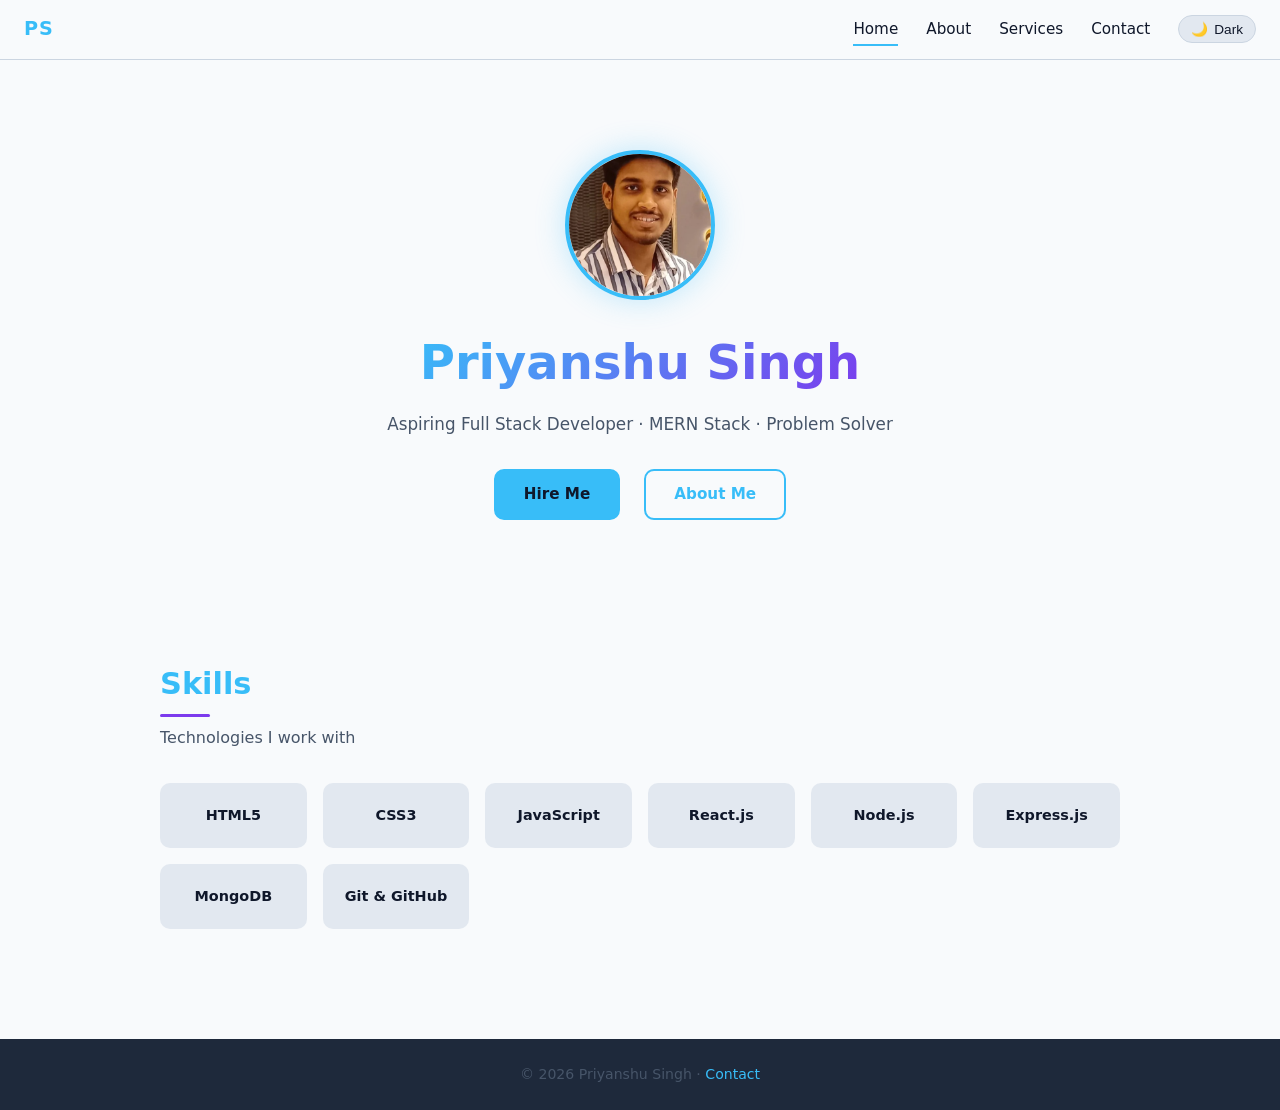
<file: index.html>
<!DOCTYPE html>
<html lang="en" data-theme="dark">
<head>
  <meta charset="UTF-8">
  <meta name="viewport" content="width=device-width, initial-scale=1.0">
  <meta name="description" content="Priyanshu Singh – Aspiring Full Stack Developer portfolio.">
  <title>Priyanshu Singh | Portfolio</title>
  <link rel="stylesheet" href="css/main.css">
  <link rel="stylesheet" href="css/layout.css">
  <link rel="stylesheet" href="css/animations.css">
</head>
<body>

<header class="header">
  <span class="header__logo">PS</span>
  <button class="hamburger" id="hamburger" aria-label="Toggle menu">
    <span class="hamburger__bar"></span>
    <span class="hamburger__bar"></span>
    <span class="hamburger__bar"></span>
  </button>
  <nav class="nav" id="nav">
    <a href="index.html"    class="nav__link">Home</a>
    <a href="about.html"    class="nav__link">About</a>
    <a href="services.html" class="nav__link">Services</a>
    <a href="contact.html"  class="nav__link">Contact</a>
    <button class="theme-toggle" id="theme-toggle" aria-label="Toggle theme">
      <span class="theme-toggle__icon">☀️</span>
      <span class="theme-toggle__label">Light</span>
    </button>
  </nav>
</header>

<main>
  <section class="hero">
    <img src="images/priyanshu.jpeg" alt="Priyanshu Singh" class="hero__img" loading="eager">
    <h1 class="hero__name">Priyanshu Singh</h1>
    <p class="hero__tagline">Aspiring Full Stack Developer · MERN Stack · Problem Solver</p>
    <div class="hero__cta">
      <a href="contact.html" class="btn">Hire Me</a>
      <a href="about.html"   class="btn btn--outline">About Me</a>
    </div>
  </section>

  <section class="section">
    <h2 class="section__title">Skills</h2>
    <p class="section__subtitle">Technologies I work with</p>
    <div class="skills-grid">
      <div class="skill-card reveal">HTML5</div>
      <div class="skill-card reveal">CSS3</div>
      <div class="skill-card reveal">JavaScript</div>
      <div class="skill-card reveal">React.js</div>
      <div class="skill-card reveal">Node.js</div>
      <div class="skill-card reveal">Express.js</div>
      <div class="skill-card reveal">MongoDB</div>
      <div class="skill-card reveal">Git & GitHub</div>
    </div>
  </section>
</main>

<footer class="footer">
  <p>© 2026 Priyanshu Singh · <a href="contact.html">Contact</a></p>
</footer>

<script src="js/theme-switcher.js"></script>
<script src="js/main.js"></script>
</body>
</html>
</file>
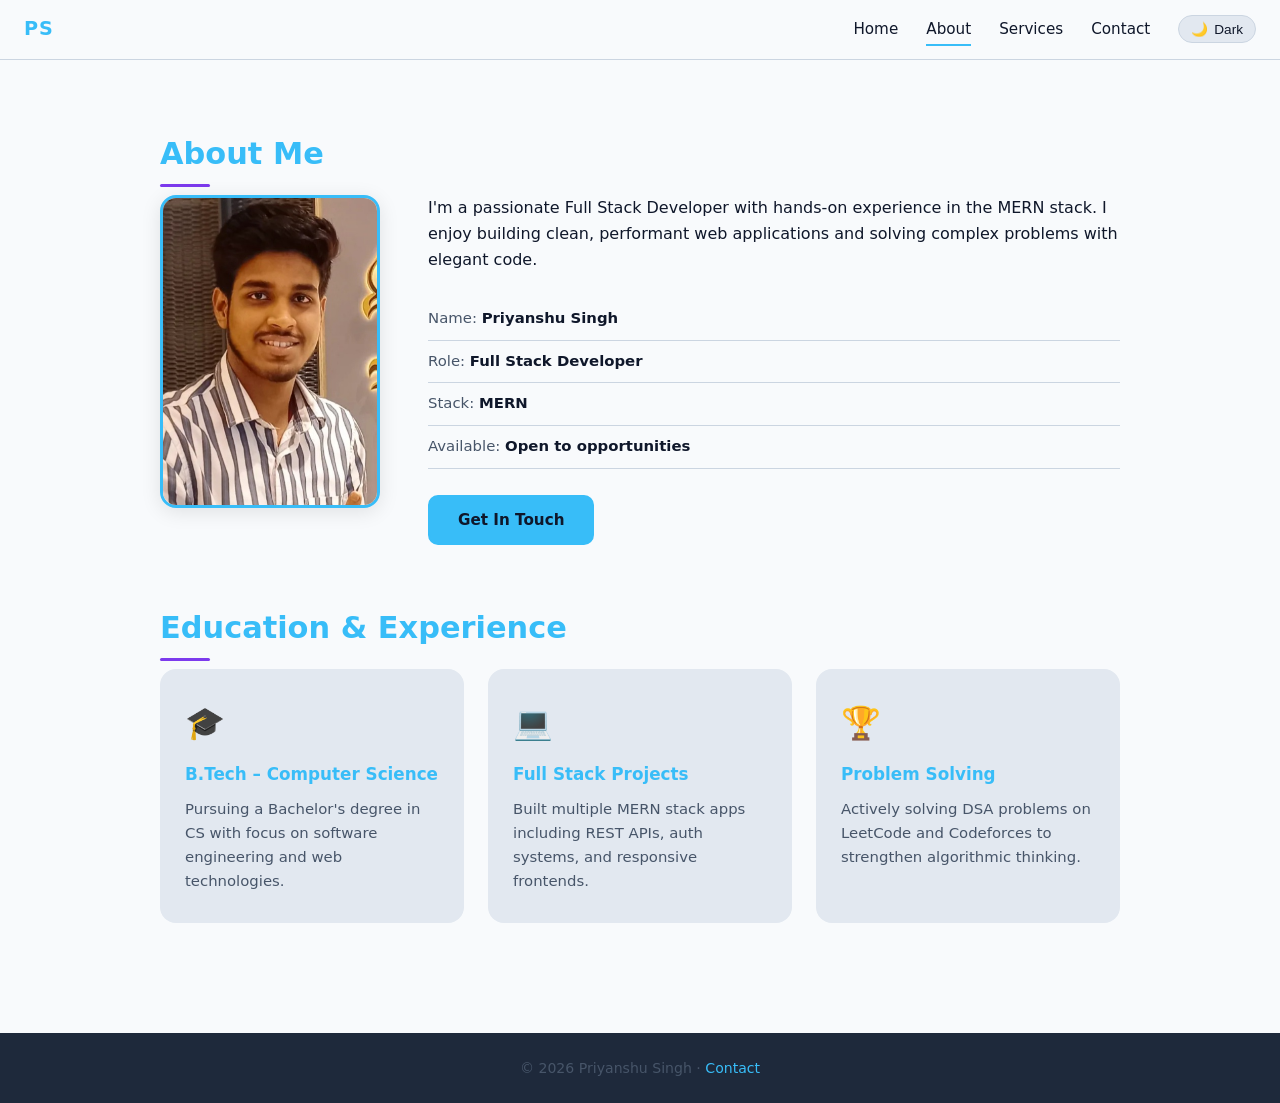
<file: about.html>
<!DOCTYPE html>
<html lang="en" data-theme="dark">
<head>
  <meta charset="UTF-8">
  <meta name="viewport" content="width=device-width, initial-scale=1.0">
  <meta name="description" content="About Priyanshu Singh – Full Stack Developer.">
  <title>About | Priyanshu Singh</title>
  <link rel="stylesheet" href="css/main.css">
  <link rel="stylesheet" href="css/layout.css">
  <link rel="stylesheet" href="css/animations.css">
</head>
<body>

<header class="header">
  <span class="header__logo">PS</span>
  <button class="hamburger" id="hamburger" aria-label="Toggle menu">
    <span class="hamburger__bar"></span>
    <span class="hamburger__bar"></span>
    <span class="hamburger__bar"></span>
  </button>
  <nav class="nav" id="nav">
    <a href="index.html"    class="nav__link">Home</a>
    <a href="about.html"    class="nav__link">About</a>
    <a href="services.html" class="nav__link">Services</a>
    <a href="contact.html"  class="nav__link">Contact</a>
    <button class="theme-toggle" id="theme-toggle" aria-label="Toggle theme">
      <span class="theme-toggle__icon">☀️</span>
      <span class="theme-toggle__label">Light</span>
    </button>
  </nav>
</header>

<main class="section">
  <h2 class="section__title">About Me</h2>

  <div class="about-layout reveal">
    <div>
      <img src="images/priyanshu.jpeg" alt="Priyanshu Singh" class="about-layout__img" loading="lazy">
    </div>
    <div>
      <p>I'm a passionate Full Stack Developer with hands-on experience in the MERN stack.
         I enjoy building clean, performant web applications and solving complex problems
         with elegant code.</p>
      <br>
      <ul class="info-list">
        <li class="info-list__item">Name: <span class="info-list__value">Priyanshu Singh</span></li>
        <li class="info-list__item">Role: <span class="info-list__value">Full Stack Developer</span></li>
        <li class="info-list__item">Stack: <span class="info-list__value">MERN</span></li>
        <li class="info-list__item">Available: <span class="info-list__value">Open to opportunities</span></li>
      </ul>
      <br>
      <a href="contact.html" class="btn">Get In Touch</a>
    </div>
  </div>

  <br><br>
  <h2 class="section__title">Education & Experience</h2>
  <br>
  <div class="cards-grid">
    <div class="card reveal">
      <div class="card__icon">🎓</div>
      <h3 class="card__title">B.Tech – Computer Science</h3>
      <p class="card__body">Pursuing a Bachelor's degree in CS with focus on software engineering and web technologies.</p>
    </div>
    <div class="card reveal">
      <div class="card__icon">💻</div>
      <h3 class="card__title">Full Stack Projects</h3>
      <p class="card__body">Built multiple MERN stack apps including REST APIs, auth systems, and responsive frontends.</p>
    </div>
    <div class="card reveal">
      <div class="card__icon">🏆</div>
      <h3 class="card__title">Problem Solving</h3>
      <p class="card__body">Actively solving DSA problems on LeetCode and Codeforces to strengthen algorithmic thinking.</p>
    </div>
  </div>
</main>

<footer class="footer">
  <p>© 2026 Priyanshu Singh · <a href="contact.html">Contact</a></p>
</footer>

<script src="js/theme-switcher.js"></script>
<script src="js/main.js"></script>
</body>
</html>
</file>
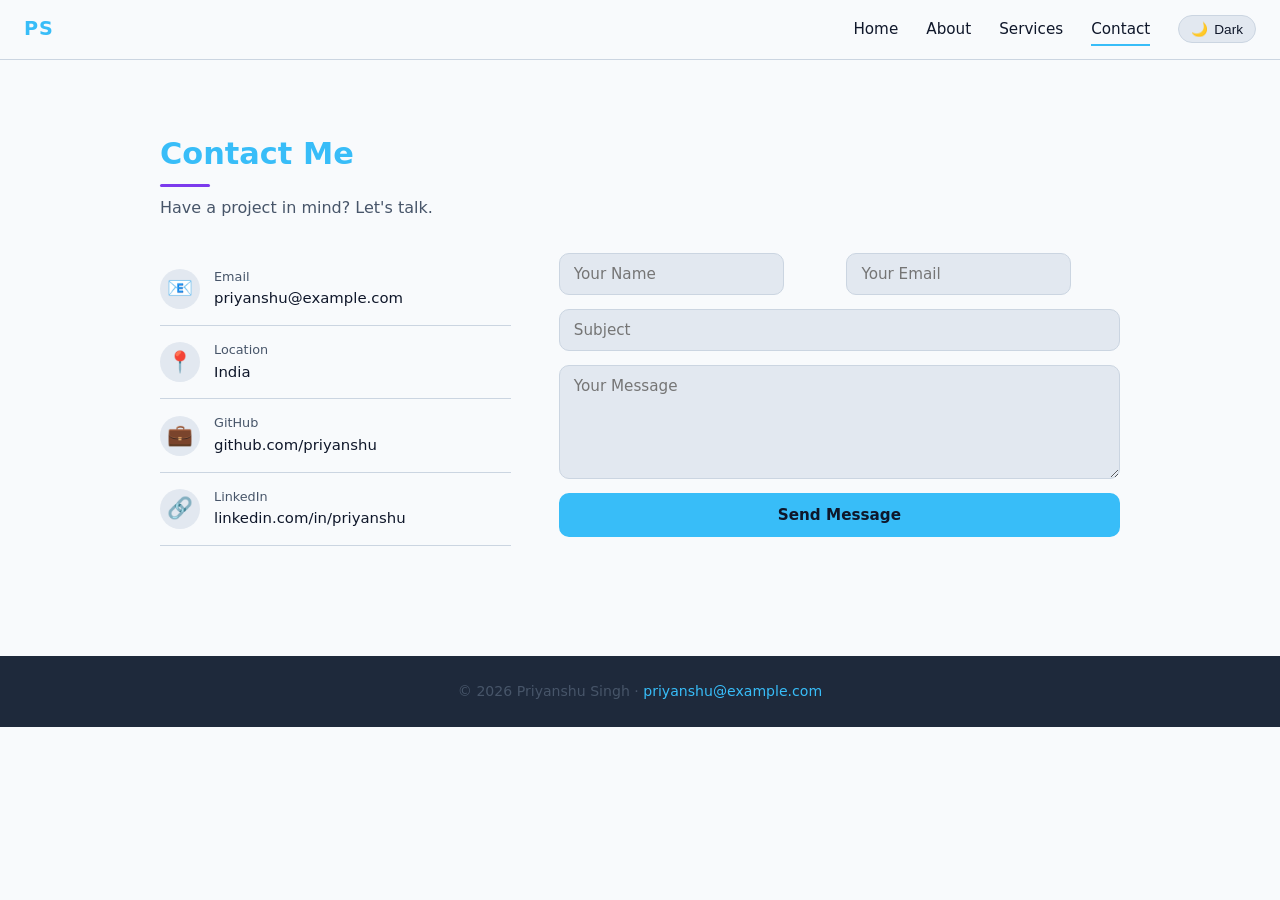
<file: contact.html>
<!DOCTYPE html>
<html lang="en" data-theme="dark">
<head>
  <meta charset="UTF-8">
  <meta name="viewport" content="width=device-width, initial-scale=1.0">
  <meta name="description" content="Contact Priyanshu Singh – Full Stack Developer.">
  <title>Contact | Priyanshu Singh</title>
  <link rel="stylesheet" href="css/main.css">
  <link rel="stylesheet" href="css/layout.css">
  <link rel="stylesheet" href="css/animations.css">
</head>
<body>

<header class="header">
  <span class="header__logo">PS</span>
  <button class="hamburger" id="hamburger" aria-label="Toggle menu">
    <span class="hamburger__bar"></span>
    <span class="hamburger__bar"></span>
    <span class="hamburger__bar"></span>
  </button>
  <nav class="nav" id="nav">
    <a href="index.html"    class="nav__link">Home</a>
    <a href="about.html"    class="nav__link">About</a>
    <a href="services.html" class="nav__link">Services</a>
    <a href="contact.html"  class="nav__link">Contact</a>
    <button class="theme-toggle" id="theme-toggle" aria-label="Toggle theme">
      <span class="theme-toggle__icon">☀️</span>
      <span class="theme-toggle__label">Light</span>
    </button>
  </nav>
</header>

<main class="section">
  <h2 class="section__title">Contact Me</h2>
  <p class="section__subtitle">Have a project in mind? Let's talk.</p>

  <div class="contact-layout reveal">
    <!-- Contact Info -->
    <div>
      <div class="contact-info__item">
        <span class="contact-info__icon">📧</span>
        <div>
          <div class="contact-info__label">Email</div>
          <div class="contact-info__value">priyanshu@example.com</div>
        </div>
      </div>
      <div class="contact-info__item">
        <span class="contact-info__icon">📍</span>
        <div>
          <div class="contact-info__label">Location</div>
          <div class="contact-info__value">India</div>
        </div>
      </div>
      <div class="contact-info__item">
        <span class="contact-info__icon">💼</span>
        <div>
          <div class="contact-info__label">GitHub</div>
          <div class="contact-info__value">github.com/priyanshu</div>
        </div>
      </div>
      <div class="contact-info__item">
        <span class="contact-info__icon">🔗</span>
        <div>
          <div class="contact-info__label">LinkedIn</div>
          <div class="contact-info__value">linkedin.com/in/priyanshu</div>
        </div>
      </div>
    </div>

    <!-- Contact Form -->
    <div>
      <div id="form-success" class="form__success" role="alert">
        ✅ Message sent! I'll get back to you soon.
      </div>

      <form id="contact-form" class="form" novalidate>
        <div class="form__row">
          <div>
            <input type="text" id="name" class="form__input" placeholder="Your Name" data-required aria-label="Your Name">
            <span class="form__error" id="name-err">Name is required.</span>
          </div>
          <div>
            <input type="email" id="email" class="form__input" placeholder="Your Email" data-required aria-label="Your Email">
            <span class="form__error" id="email-err">Email is required.</span>
          </div>
        </div>
        <input type="text" id="subject" class="form__input" placeholder="Subject" data-required aria-label="Subject">
        <span class="form__error" id="subject-err">Subject is required.</span>
        <textarea id="message" class="form__textarea" rows="5" placeholder="Your Message" data-required aria-label="Your Message"></textarea>
        <span class="form__error" id="message-err">Message is required.</span>
        <button type="submit" class="btn">Send Message</button>
      </form>
    </div>
  </div>
</main>

<footer class="footer">
  <p>© 2026 Priyanshu Singh · <a href="mailto:priyanshu@example.com">priyanshu@example.com</a></p>
</footer>

<script src="js/theme-switcher.js"></script>
<script src="js/main.js"></script>
</body>
</html>
</file>
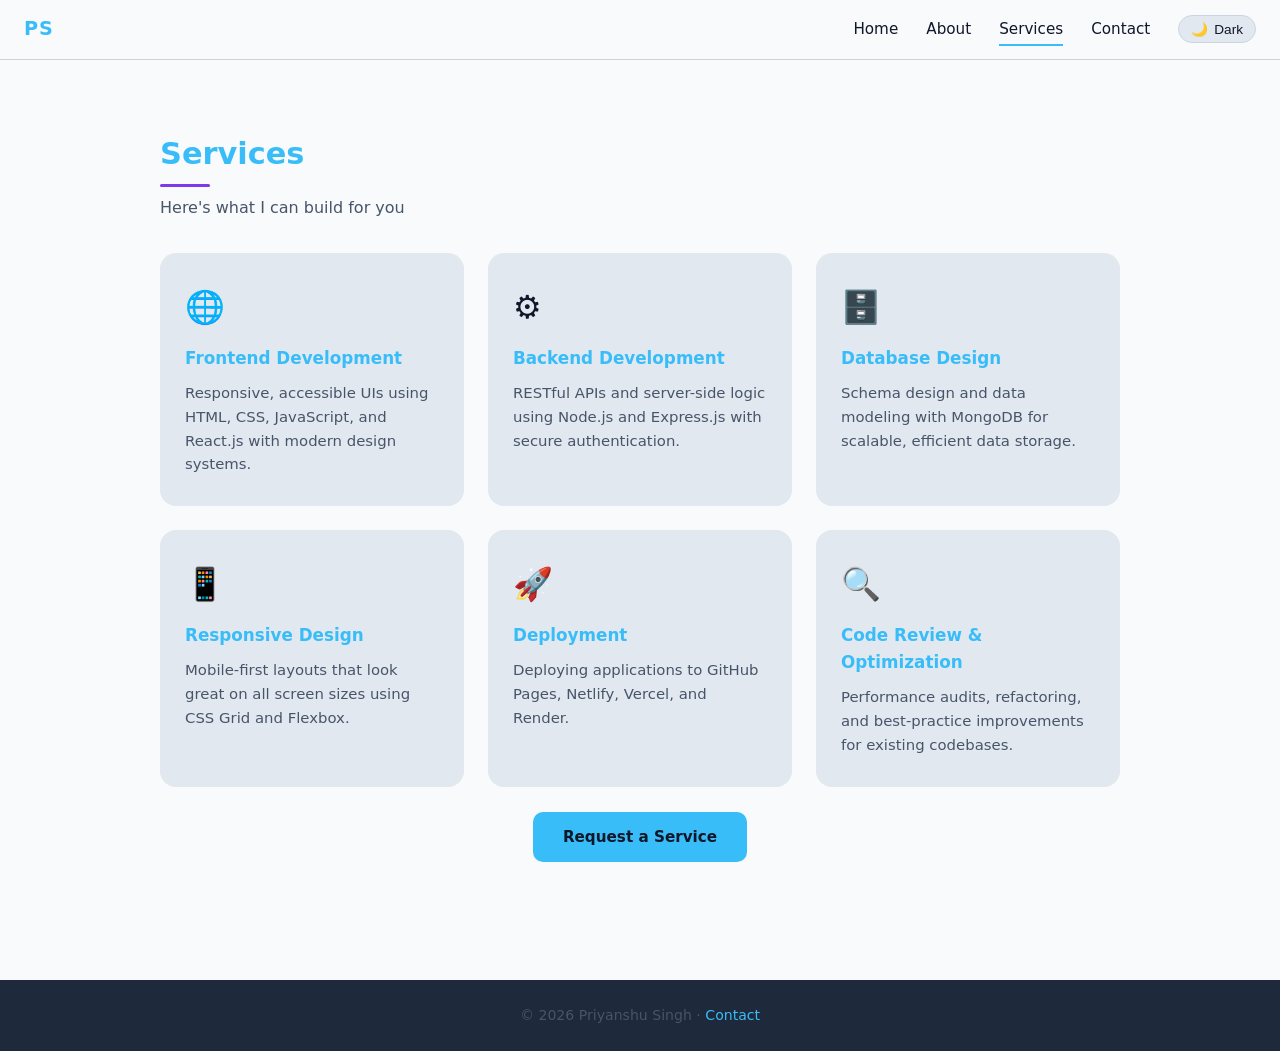
<file: services.html>
<!DOCTYPE html>
<html lang="en" data-theme="dark">
<head>
  <meta charset="UTF-8">
  <meta name="viewport" content="width=device-width, initial-scale=1.0">
  <meta name="description" content="Services offered by Priyanshu Singh – Full Stack Developer.">
  <title>Services | Priyanshu Singh</title>
  <link rel="stylesheet" href="css/main.css">
  <link rel="stylesheet" href="css/layout.css">
  <link rel="stylesheet" href="css/animations.css">
</head>
<body>

<header class="header">
  <span class="header__logo">PS</span>
  <button class="hamburger" id="hamburger" aria-label="Toggle menu">
    <span class="hamburger__bar"></span>
    <span class="hamburger__bar"></span>
    <span class="hamburger__bar"></span>
  </button>
  <nav class="nav" id="nav">
    <a href="index.html"    class="nav__link">Home</a>
    <a href="about.html"    class="nav__link">About</a>
    <a href="services.html" class="nav__link">Services</a>
    <a href="contact.html"  class="nav__link">Contact</a>
    <button class="theme-toggle" id="theme-toggle" aria-label="Toggle theme">
      <span class="theme-toggle__icon">☀️</span>
      <span class="theme-toggle__label">Light</span>
    </button>
  </nav>
</header>

<main class="section">
  <h2 class="section__title">Services</h2>
  <p class="section__subtitle">Here's what I can build for you</p>

  <div class="services-grid">
    <div class="card reveal">
      <div class="card__icon">🌐</div>
      <h3 class="card__title">Frontend Development</h3>
      <p class="card__body">Responsive, accessible UIs using HTML, CSS, JavaScript, and React.js with modern design systems.</p>
    </div>
    <div class="card reveal">
      <div class="card__icon">⚙️</div>
      <h3 class="card__title">Backend Development</h3>
      <p class="card__body">RESTful APIs and server-side logic using Node.js and Express.js with secure authentication.</p>
    </div>
    <div class="card reveal">
      <div class="card__icon">🗄️</div>
      <h3 class="card__title">Database Design</h3>
      <p class="card__body">Schema design and data modeling with MongoDB for scalable, efficient data storage.</p>
    </div>
    <div class="card reveal">
      <div class="card__icon">📱</div>
      <h3 class="card__title">Responsive Design</h3>
      <p class="card__body">Mobile-first layouts that look great on all screen sizes using CSS Grid and Flexbox.</p>
    </div>
    <div class="card reveal">
      <div class="card__icon">🚀</div>
      <h3 class="card__title">Deployment</h3>
      <p class="card__body">Deploying applications to GitHub Pages, Netlify, Vercel, and Render.</p>
    </div>
    <div class="card reveal">
      <div class="card__icon">🔍</div>
      <h3 class="card__title">Code Review & Optimization</h3>
      <p class="card__body">Performance audits, refactoring, and best-practice improvements for existing codebases.</p>
    </div>
  </div>

  <br>
  <div style="text-align:center">
    <a href="contact.html" class="btn">Request a Service</a>
  </div>
</main>

<footer class="footer">
  <p>© 2026 Priyanshu Singh · <a href="contact.html">Contact</a></p>
</footer>

<script src="js/theme-switcher.js"></script>
<script src="js/main.js"></script>
</body>
</html>
</file>
<file: css/main.css>
/* =============================================
   main.css — Variables, Reset, Base, BEM Components
   ============================================= */

/* ===== CSS VARIABLES (Theming) ===== */
:root {
  /* Dark theme (default) */
  --color-bg:        #0f172a;
  --color-bg-2:      #1e293b;
  --color-bg-3:      #0d1b2e;
  --color-accent:    #38bdf8;
  --color-accent-2:  #0ea5e9;
  --color-accent-3:  #7c3aed;
  --color-text:      #f1f5f9;
  --color-muted:     #94a3b8;
  --color-border:    #334155;
  --color-success:   #166534;
  --color-success-t: #bbf7d0;
  --color-error:     #f87171;
  --color-footer:    #020617;

  --radius-sm: 6px;
  --radius:    10px;
  --radius-lg: 16px;

  --shadow:    0 4px 20px rgba(0,0,0,0.3);
  --shadow-lg: 0 10px 40px rgba(0,0,0,0.4);

  --transition: 0.3s ease;
  --font: 'Segoe UI', system-ui, sans-serif;
}

/* Light theme */
[data-theme="light"] {
  --color-bg:     #f8fafc;
  --color-bg-2:   #e2e8f0;
  --color-bg-3:   #cbd5e1;
  --color-text:   #0f172a;
  --color-muted:  #475569;
  --color-border: #cbd5e1;
  --color-footer: #1e293b;
  --shadow:    0 4px 20px rgba(0,0,0,0.1);
  --shadow-lg: 0 10px 40px rgba(0,0,0,0.15);
}

/* ===== RESET ===== */
*, *::before, *::after { margin: 0; padding: 0; box-sizing: border-box; }
html { scroll-behavior: smooth; }
img { max-width: 100%; display: block; }
a { color: var(--color-accent); text-decoration: none; }

body {
  background: var(--color-bg);
  color: var(--color-text);
  font-family: var(--font);
  line-height: 1.6;
  transition: background var(--transition), color var(--transition);
}

/* ===== BEM: header ===== */
.header {
  position: sticky;
  top: 0;
  background: rgba(15, 23, 42, 0.92);
  backdrop-filter: blur(12px);
  -webkit-backdrop-filter: blur(12px);
  padding: 14px 24px;
  z-index: 1000;
  display: flex;
  align-items: center;
  justify-content: space-between;
  border-bottom: 1px solid rgba(255,255,255,0.05);
  transition: background var(--transition);
}

[data-theme="light"] .header {
  background: rgba(248, 250, 252, 0.92);
  border-bottom: 1px solid var(--color-border);
}

.header__logo {
  font-weight: 800;
  font-size: 1.2rem;
  color: var(--color-accent);
  letter-spacing: 1px;
}

/* ===== BEM: nav ===== */
.nav { display: flex; gap: 28px; align-items: center; }

.nav__link {
  color: var(--color-text);
  font-weight: 500;
  font-size: 0.95rem;
  position: relative;
  transition: color var(--transition);
}

.nav__link::after {
  content: "";
  position: absolute;
  width: 0;
  height: 2px;
  background: var(--color-accent);
  left: 0;
  bottom: -4px;
  transition: width var(--transition);
}

.nav__link:hover::after,
.nav__link--active::after { width: 100%; }

.nav__link:hover { color: var(--color-accent); }

/* ===== BEM: hamburger ===== */
.hamburger {
  display: none;
  flex-direction: column;
  gap: 5px;
  cursor: pointer;
  background: none;
  border: none;
  padding: 4px;
}

.hamburger__bar {
  display: block;
  width: 24px;
  height: 2px;
  background: var(--color-text);
  border-radius: 2px;
  transition: var(--transition);
}

/* ===== BEM: theme-toggle ===== */
.theme-toggle {
  background: var(--color-bg-2);
  border: 1px solid var(--color-border);
  color: var(--color-text);
  border-radius: 20px;
  padding: 5px 12px;
  cursor: pointer;
  font-size: 0.85rem;
  transition: background var(--transition), color var(--transition);
  display: flex;
  align-items: center;
  gap: 6px;
}

.theme-toggle:hover { background: var(--color-accent); color: #0f172a; }

/* ===== BEM: btn ===== */
.btn {
  display: inline-block;
  padding: 11px 28px;
  background: var(--color-accent);
  color: #0f172a;
  font-weight: 700;
  border-radius: var(--radius);
  border: 2px solid var(--color-accent);
  cursor: pointer;
  font-size: 0.95rem;
  font-family: var(--font);
  transition: background var(--transition), transform 0.2s, box-shadow var(--transition);
}

.btn:hover {
  background: var(--color-accent-2);
  border-color: var(--color-accent-2);
  transform: translateY(-2px);
  box-shadow: 0 6px 20px rgba(56,189,248,0.35);
}

.btn--outline {
  background: transparent;
  color: var(--color-accent);
  margin-left: 12px;
}

.btn--outline:hover { background: var(--color-accent); color: #0f172a; }

/* ===== BEM: section ===== */
.section { padding: 70px 20px; max-width: 1000px; margin: auto; }

.section__title {
  font-size: clamp(1.5rem, 3vw, 1.9rem);
  margin-bottom: 8px;
  color: var(--color-accent);
  position: relative;
  display: inline-block;
}

.section__title::after {
  content: "";
  display: block;
  width: 50px;
  height: 3px;
  background: var(--color-accent-3);
  margin-top: 6px;
  border-radius: 2px;
}

.section__subtitle { color: var(--color-muted); margin-bottom: 32px; }

/* ===== BEM: card ===== */
.card {
  background: var(--color-bg-2);
  border-radius: var(--radius-lg);
  padding: 28px 24px;
  border: 1px solid transparent;
  transition: transform var(--transition), box-shadow var(--transition), border-color var(--transition);
}

.card:hover {
  transform: translateY(-6px);
  box-shadow: var(--shadow-lg);
  border-color: var(--color-accent);
}

.card__icon { font-size: 2rem; margin-bottom: 12px; }
.card__title { color: var(--color-accent); margin-bottom: 10px; font-size: 1.05rem; }
.card__body { color: var(--color-muted); font-size: 0.93rem; }

/* ===== BEM: skill-card ===== */
.skill-card {
  background: var(--color-bg-2);
  padding: 20px 10px;
  text-align: center;
  border-radius: var(--radius);
  font-weight: 600;
  font-size: 0.9rem;
  border: 1px solid transparent;
  transition: transform var(--transition), background var(--transition), color var(--transition), border-color var(--transition);
  cursor: default;
}

.skill-card:hover {
  transform: translateY(-8px);
  background: var(--color-accent);
  color: #0f172a;
  border-color: var(--color-accent);
}

/* ===== BEM: form ===== */
.form { display: flex; flex-direction: column; gap: 14px; }

.form__input,
.form__textarea {
  padding: 11px 14px;
  border-radius: var(--radius);
  border: 1px solid var(--color-border);
  background: var(--color-bg-2);
  color: var(--color-text);
  font-size: 0.95rem;
  font-family: var(--font);
  transition: border-color var(--transition), box-shadow var(--transition);
}

.form__input:focus,
.form__textarea:focus {
  outline: none;
  border-color: var(--color-accent);
  box-shadow: 0 0 0 3px rgba(56,189,248,0.15);
}

.form__error {
  color: var(--color-error);
  font-size: 0.82rem;
  margin-top: -8px;
  display: none;
}

.form__error--show { display: block; }

.form__success {
  display: none;
  background: var(--color-success);
  color: var(--color-success-t);
  padding: 14px;
  border-radius: var(--radius);
  text-align: center;
}

/* ===== BEM: info-list ===== */
.info-list { list-style: none; }

.info-list__item {
  padding: 9px 0;
  border-bottom: 1px solid var(--color-border);
  color: var(--color-muted);
  font-size: 0.93rem;
}

.info-list__value { color: var(--color-text); font-weight: 600; }

/* ===== FOOTER ===== */
.footer {
  text-align: center;
  padding: 24px 20px;
  background: var(--color-footer);
  color: var(--color-muted);
  font-size: 0.88rem;
  margin-top: 40px;
  transition: background var(--transition);
}

.footer a { color: var(--color-accent); }
.footer a:hover { text-decoration: underline; }
</file>
<file: css/layout.css>
/* =============================================
   layout.css — CSS Grid & Flexbox Layouts
   ============================================= */

/* ===== HERO LAYOUT ===== */
.hero {
  display: grid;
  place-items: center;
  text-align: center;
  padding: 90px 20px 70px;
  max-width: 1000px;
  margin: auto;
}

.hero__img {
  width: 150px;
  height: 150px;
  object-fit: cover;
  border-radius: 50%;
  border: 4px solid var(--color-accent);
  margin-bottom: 24px;
  box-shadow: 0 0 30px rgba(56,189,248,0.3);
}

.hero__name {
  font-size: clamp(2rem, 5vw, 3rem);
  font-weight: 800;
  margin-bottom: 10px;
  background: linear-gradient(135deg, var(--color-accent), var(--color-accent-3));
  -webkit-background-clip: text;
  -webkit-text-fill-color: transparent;
  background-clip: text;
}

.hero__tagline {
  color: var(--color-muted);
  font-size: 1.05rem;
  margin-bottom: 32px;
}

.hero__cta { display: flex; gap: 12px; justify-content: center; flex-wrap: wrap; }

/* ===== SKILLS GRID ===== */
.skills-grid {
  display: grid;
  grid-template-columns: repeat(auto-fit, minmax(130px, 1fr));
  gap: 16px;
}

/* ===== CARDS GRID ===== */
.cards-grid {
  display: grid;
  grid-template-columns: repeat(auto-fit, minmax(260px, 1fr));
  gap: 24px;
}

/* ===== ABOUT LAYOUT ===== */
.about-layout {
  display: grid;
  grid-template-columns: 220px 1fr;
  gap: 48px;
  align-items: start;
}

.about-layout__img {
  width: 100%;
  border-radius: var(--radius-lg);
  border: 3px solid var(--color-accent);
  box-shadow: var(--shadow);
}

/* ===== SERVICES LAYOUT ===== */
.services-grid {
  display: grid;
  grid-template-columns: repeat(auto-fit, minmax(280px, 1fr));
  gap: 24px;
}

/* ===== CONTACT LAYOUT ===== */
.contact-layout {
  display: grid;
  grid-template-columns: 1fr 1.6fr;
  gap: 48px;
  align-items: start;
}

.contact-info__item {
  display: flex;
  align-items: center;
  gap: 14px;
  padding: 14px 0;
  border-bottom: 1px solid var(--color-border);
  color: var(--color-muted);
}

.contact-info__icon {
  font-size: 1.3rem;
  width: 40px;
  height: 40px;
  background: var(--color-bg-2);
  border-radius: 50%;
  display: grid;
  place-items: center;
  flex-shrink: 0;
}

.contact-info__label { font-size: 0.8rem; color: var(--color-muted); }
.contact-info__value { color: var(--color-text); font-weight: 500; font-size: 0.93rem; }

/* ===== FORM ROW ===== */
.form__row {
  display: grid;
  grid-template-columns: 1fr 1fr;
  gap: 14px;
}

/* ===== RESPONSIVE ===== */
@media (max-width: 768px) {
  .hamburger { display: flex !important; }

  .nav {
    display: none;
    flex-direction: column;
    gap: 18px;
    position: absolute;
    top: 62px;
    left: 0;
    right: 0;
    background: rgba(15, 23, 42, 0.97);
    padding: 28px 24px;
    border-bottom: 1px solid var(--color-border);
  }

  [data-theme="light"] .nav {
    background: rgba(248, 250, 252, 0.97);
  }

  .nav--open { display: flex; }

  .about-layout { grid-template-columns: 1fr; }
  .about-layout__img { width: 160px; border-radius: 50%; margin: auto; }

  .contact-layout { grid-template-columns: 1fr; }

  .form__row { grid-template-columns: 1fr; }

  .hero { padding: 60px 20px 50px; }
}

@media (max-width: 480px) {
  .skills-grid { grid-template-columns: repeat(auto-fit, minmax(100px, 1fr)); }
  .cards-grid  { grid-template-columns: 1fr; }
  .services-grid { grid-template-columns: 1fr; }
}
</file>
<file: css/animations.css>
/* =============================================
   animations.css — Keyframes, Transitions, Effects
   ============================================= */

/* ===== KEYFRAMES ===== */
@keyframes fadeIn {
  from { opacity: 0; }
  to   { opacity: 1; }
}

@keyframes fadeInUp {
  from { opacity: 0; transform: translateY(30px); }
  to   { opacity: 1; transform: translateY(0); }
}

@keyframes fadeInDown {
  from { opacity: 0; transform: translateY(-20px); }
  to   { opacity: 1; transform: translateY(0); }
}

@keyframes float {
  0%, 100% { transform: translateY(0); }
  50%       { transform: translateY(-12px); }
}

@keyframes pulse-ring {
  0%   { box-shadow: 0 0 0 0   rgba(56,189,248,0.4); }
  70%  { box-shadow: 0 0 0 14px rgba(56,189,248,0); }
  100% { box-shadow: 0 0 0 0   rgba(56,189,248,0); }
}

@keyframes shimmer {
  0%   { background-position: -200% center; }
  100% { background-position:  200% center; }
}

@keyframes slideInLeft {
  from { opacity: 0; transform: translateX(-30px); }
  to   { opacity: 1; transform: translateX(0); }
}

/* ===== PAGE ENTRY ANIMATIONS ===== */
.hero         { animation: fadeInUp 0.9s ease both; }
.header       { animation: fadeInDown 0.6s ease both; }

/* ===== HERO IMAGE ===== */
.hero__img {
  animation: float 3.5s ease-in-out infinite, pulse-ring 2.5s ease-out infinite;
}

/* ===== SCROLL REVEAL (JS adds .reveal--visible) ===== */
.reveal {
  opacity: 0;
  transform: translateY(28px);
  transition: opacity 0.6s ease, transform 0.6s ease;
}

.reveal--visible {
  opacity: 1;
  transform: translateY(0);
}

/* Stagger children */
.reveal:nth-child(2) { transition-delay: 0.1s; }
.reveal:nth-child(3) { transition-delay: 0.2s; }
.reveal:nth-child(4) { transition-delay: 0.3s; }
.reveal:nth-child(5) { transition-delay: 0.4s; }
.reveal:nth-child(6) { transition-delay: 0.5s; }

/* ===== SKILL CARD SHIMMER on hover ===== */
.skill-card::before {
  content: "";
  position: absolute;
  inset: 0;
  border-radius: inherit;
  background: linear-gradient(90deg, transparent, rgba(255,255,255,0.08), transparent);
  background-size: 200% 100%;
  opacity: 0;
  transition: opacity 0.3s;
}

.skill-card { position: relative; overflow: hidden; }

.skill-card:hover::before {
  opacity: 1;
  animation: shimmer 0.8s linear;
}

/* ===== CARD GLOW on hover ===== */
.card {
  position: relative;
  overflow: hidden;
}

.card::before {
  content: "";
  position: absolute;
  top: -50%;
  left: -50%;
  width: 200%;
  height: 200%;
  background: radial-gradient(circle, rgba(56,189,248,0.06) 0%, transparent 60%);
  opacity: 0;
  transition: opacity 0.4s;
  pointer-events: none;
}

.card:hover::before { opacity: 1; }

/* ===== NAV LINK hover ===== */
.nav__link {
  transition: color 0.3s ease;
}

/* ===== BTN ripple pseudo ===== */
.btn {
  position: relative;
  overflow: hidden;
}

.btn::after {
  content: "";
  position: absolute;
  inset: 0;
  background: rgba(255,255,255,0.15);
  opacity: 0;
  transition: opacity 0.2s;
  border-radius: inherit;
}

.btn:active::after { opacity: 1; }

/* ===== THEME TOGGLE spin ===== */
.theme-toggle__icon {
  display: inline-block;
  transition: transform 0.5s ease;
}

.theme-toggle:hover .theme-toggle__icon { transform: rotate(180deg); }

/* ===== SECTION TITLE underline grow ===== */
.section__title::after {
  transition: width 0.4s ease;
}

/* ===== ABOUT IMAGE hover ===== */
.about-layout__img {
  transition: transform 0.4s ease, box-shadow 0.4s ease;
}

.about-layout__img:hover {
  transform: scale(1.03);
  box-shadow: 0 12px 40px rgba(56,189,248,0.25);
}

/* ===== CONTACT INFO ITEM hover ===== */
.contact-info__item {
  transition: transform 0.3s ease;
}

.contact-info__item:hover { transform: translateX(6px); }

/* ===== REDUCE MOTION ===== */
@media (prefers-reduced-motion: reduce) {
  *, *::before, *::after {
    animation-duration: 0.01ms !important;
    transition-duration: 0.01ms !important;
  }
}
</file>
